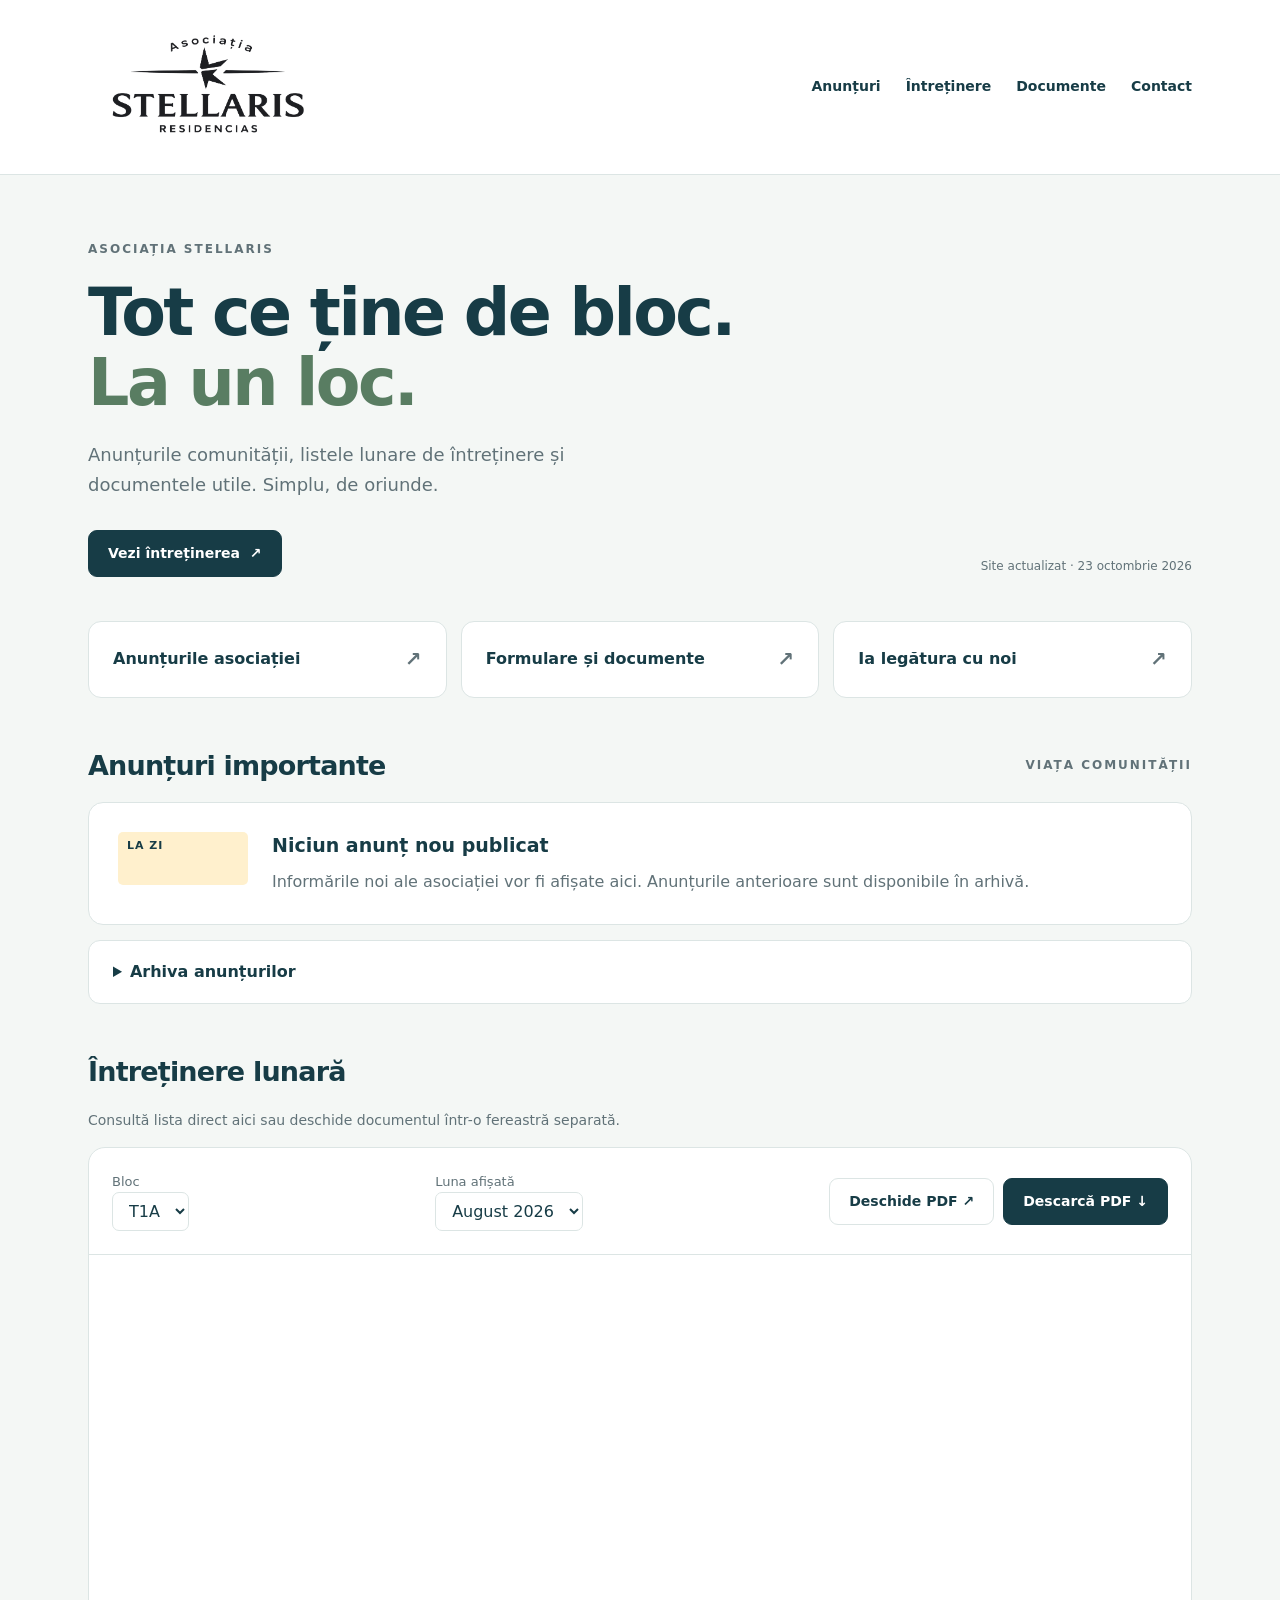
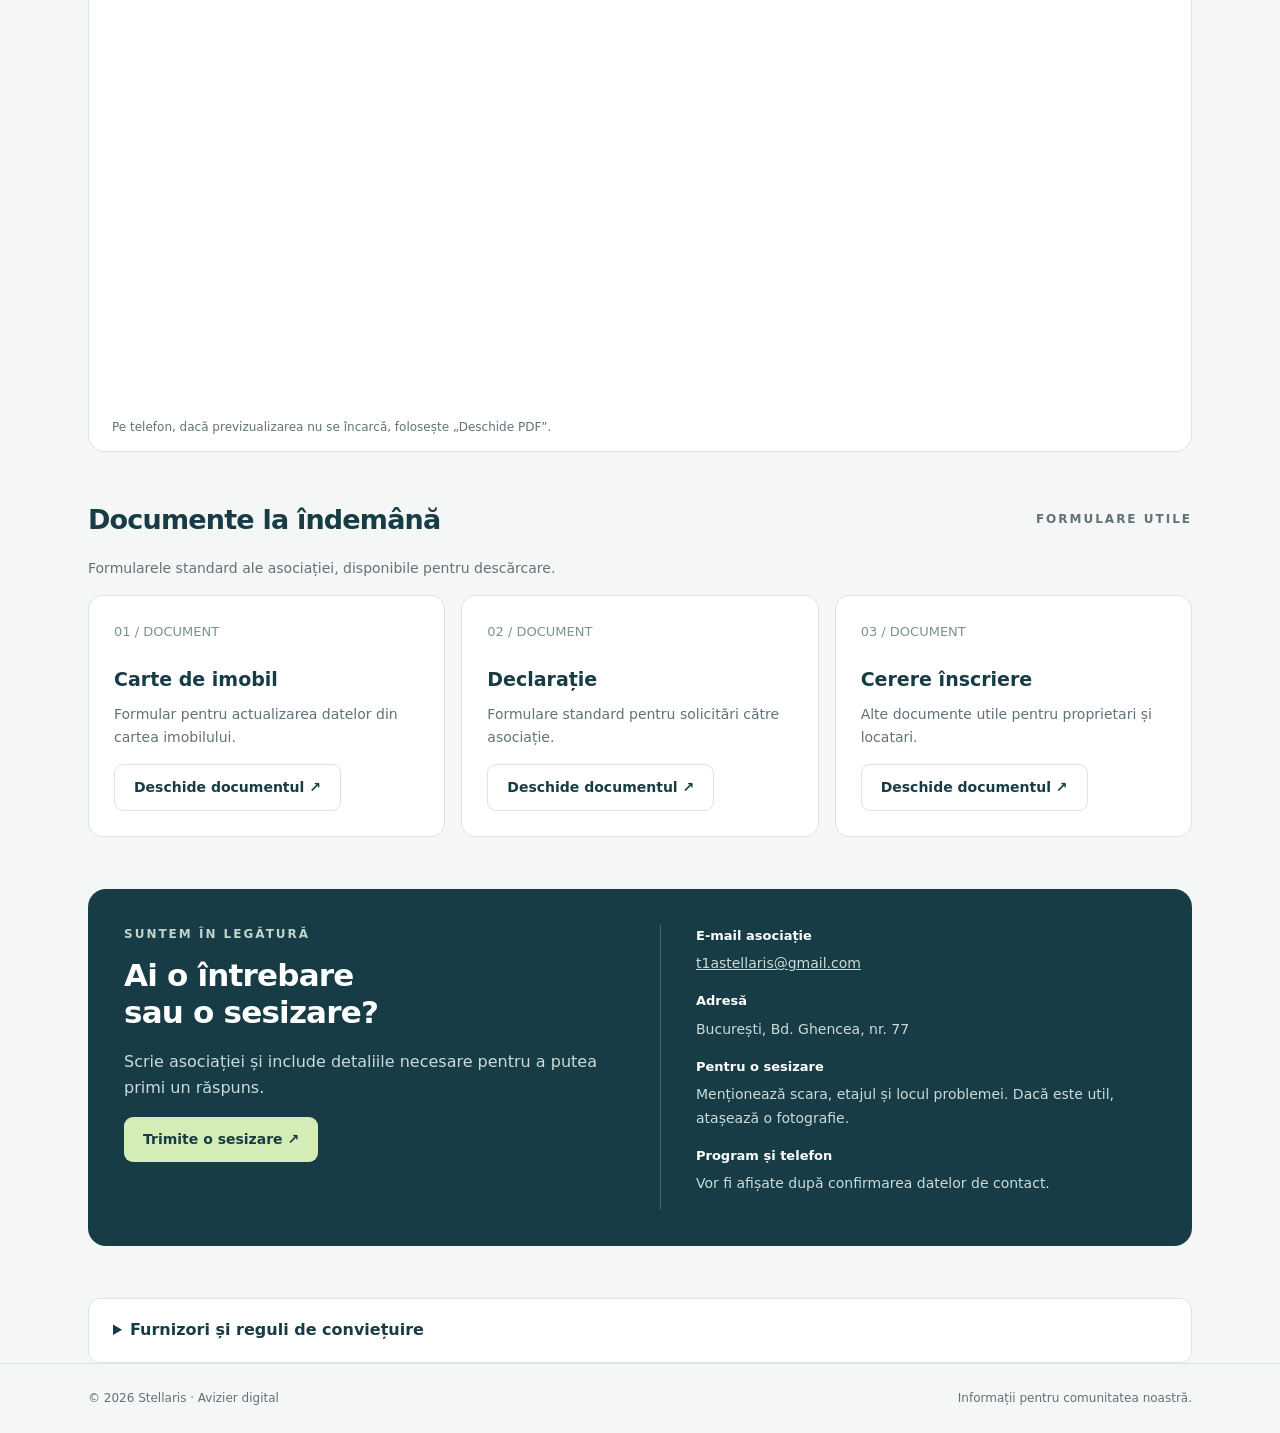
<file: index.html>
<!doctype html>
<html lang="ro">
  <head>
    <meta charset="utf-8">
    <meta name="viewport" content="width=device-width,initial-scale=1">
    <meta name="description" content="Avizierul digital Stellaris: anunțuri, liste de întreținere, documente și contact.">
    <meta name="theme-color" content="#163b46">
    <title>
      Stellaris · Avizier digital
    </title>
    <link rel="stylesheet" href="styles.css">
  </head>
  <body>
    <a class="skip" href="#continut">
      Sari la conținut
    </a>
    <header>
      <div class="wrap bar">
        <a class="brand" href="#" aria-label="Stellaris, prima pagină">
          <img class="brand-logo" src="assets/asociatia-stellaris-residencias.png" alt="Asociația Stellaris Residencias" width="1536" height="1024">
        </a>
        <nav aria-label="Navigare principală">
          <a href="#anunturi">
            Anunțuri
          </a>
          <a href="#intretinere">
            Întreținere
          </a>
          <a href="#documente">
            Documente
          </a>
          <a href="#contact">
            Contact
          </a>
        </nav>
      </div>
    </header>
    <main class="wrap" id="continut">
      <div class="hero">
        <div class="eyebrow">
          Asociația Stellaris
        </div>
        <h1>
          Tot ce ține de bloc.
          <br>
          <span>
            La un loc.
          </span>
        </h1>
        <p class="intro">
          Anunțurile comunității, listele lunare de întreținere și documentele utile. Simplu, de oriunde.
        </p>
        <div class="hero-bottom">
          <a class="btn primary" href="#intretinere">
            Vezi întreținerea
            <span aria-hidden="true">
              &nbsp;
              ↗
            </span>
          </a>
          <span class="stamp" id="updated-at">
            Site actualizat · 23 octombrie 2026
          </span>
        </div>
      </div>
      <div class="quick">
        <a href="#anunturi">
          Anunțurile asociației
          <span aria-hidden="true">
            ↗
          </span>
        </a>
        <a href="#documente">
          Formulare și documente
          <span aria-hidden="true">
            ↗
          </span>
        </a>
        <a href="#contact">
          Ia legătura cu noi
          <span aria-hidden="true">
            ↗
          </span>
        </a>
      </div>
      <section id="anunturi" aria-labelledby="anunturi-title">
        <div class="section-head">
          <h2 id="anunturi-title">
            Anunțuri importante
          </h2>
          <span class="eyebrow">
            Viața comunității
          </span>
        </div>
        <div id="announcements">
        </div>
        <details class="archive">
          <summary>
            Arhiva anunțurilor
          </summary>
          <p class="sub">
            Anunțuri preluate din versiunea anterioară a avizierului. Datele și informațiile sunt istorice.
          </p>
          <article>
            <h3>
              Completare carte imobil
            </h3>
            <time datetime="2026-03-20">
              20 martie 2026
            </time>
            <p>
              Pentru completarea cărții imobilului, completați și semnați solicitarea și transmiteți-o asociației.
              <a data-contact-email hidden>
              </a>
              <span data-contact-pending>
                Adresa de e-mail va fi publicată după confirmare.
              </span>
              .
            </p>
          </article>
          <article>
            <h3>
              Verificare ascensor
            </h3>
            <time datetime="2026-01-28">
              28 ianuarie 2026
            </time>
            <p>
              Anunț privind verificarea tehnică programată pentru 20 februarie 2026.
            </p>
          </article>
          <article>
            <h3>
              Alte informări din februarie 2026
            </h3>
            <p>
              Avizierul anterior conținea informări despre deratizare și dezinsecție, servicii de curățenie și plata cheltuielilor comune. Pentru informații actuale, contactați asociația.
            </p>
          </article>
        </details>
      </section>
      <section id="intretinere" aria-labelledby="pdf-title">
        <div class="section-head">
          <h2 id="pdf-title">
            Întreținere lunară
          </h2>
        </div>
        <p class="sub">
          Consultă lista direct aici sau deschide documentul într-o fereastră separată.
        </p>
        <div class="pdf-card">
          <div class="pdf-toolbar">
            <div>
              <label for="building">Bloc</label>
              <select id="building" aria-controls="month viewer" disabled>
                <option>Alege blocul</option>
              </select>
            </div>
            <div>
              <label for="month">
                Luna afișată
              </label>
              <select id="month" disabled>
                <option>
                  Nicio listă publicată încă
                </option>
              </select>
            </div>
            <div class="actions" id="pdf-actions" hidden>
              <a class="btn" id="pdf-open" target="_blank" rel="noopener noreferrer">
                Deschide PDF ↗
              </a>
              <a class="btn primary" id="pdf-download" target="_blank" rel="noopener noreferrer">
                Descarcă PDF ↓
              </a>
            </div>
          </div>
          <div class="viewer" id="viewer">
            <div class="empty">
              <div class="file-icon" aria-hidden="true">
                PDF
              </div>
              <h3>
                Lista lunară va apărea aici
              </h3>
              <p>
                Momentan nu este publicat niciun document. După publicare, vei putea consulta PDF-ul direct în această pagină.
              </p>
            </div>
          </div>
          <p class="pdf-note">
            Pe telefon, dacă previzualizarea nu se încarcă, folosește „Deschide PDF”.
          </p>
        </div>
        <noscript>
          <p>
            Activează JavaScript pentru selectarea și vizualizarea documentelor.
          </p>
        </noscript>
      </section>
      <section id="documente" aria-labelledby="docs-title">
        <div class="section-head">
          <h2 id="docs-title">
            Documente la îndemână
          </h2>
          <span class="eyebrow">
            Formulare utile
          </span>
        </div>
        <p class="sub">
          Formularele standard ale asociației, disponibile pentru descărcare.
        </p>
        <div class="documents" id="documents">
        </div>
      </section>
      <section id="contact" aria-labelledby="contact-title">
        <div class="contact">
          <div>
            <div class="eyebrow">
              Suntem în legătură
            </div>
            <h2 id="contact-title">
              Ai o întrebare
              <br>
              sau o sesizare?
            </h2>
            <p>
              Scrie asociației și include detaliile necesare pentru a putea primi un răspuns.
            </p>
            <a class="btn" data-contact-email data-contact-button hidden>Trimite o sesizare ↗</a>
          </div>
          <div class="contact-info">
            <strong>
              E-mail asociație
            </strong>
            <p>
              <a data-contact-email hidden>
              </a>
              <span data-contact-pending>
                Adresa de e-mail va fi publicată după confirmare.
              </span>
            </p>
            <strong>Adresă</strong>
            <p data-contact-address></p>
            <strong>
              Pentru o sesizare
            </strong>
            <p>
              Menționează scara, etajul și locul problemei. Dacă este util, atașează o fotografie.
            </p>
            <strong>
              Program și telefon
            </strong>
            <p>
              Vor fi afișate după confirmarea datelor de contact.
            </p>
          </div>
        </div>
      </section>
      <details class="archive">
        <summary>
          Furnizori și reguli de conviețuire
        </summary>
        <p class="sub">
          Furnizori menționați în avizierul anterior; situația contractuală curentă se confirmă la asociație.
        </p>
        <p>
          Wise Facility · SC URBAN SA · SANSYS ELECTRONIC SRL · OTIS LIFT · Hidroelectrica · XiSoft Servicii SRL (e-bloc).
        </p>
        <ul>
          <li>
            Păstrați libere scările, holurile și căile de acces.
          </li>
          <li>
            Folosiți spațiile de colectare a deșeurilor și păstrați curățenia.
          </li>
          <li>
            Strângeți după animalele de companie în spațiile comune.
          </li>
          <li>
            Respectați liniștea vecinilor și semnalați defecțiunile instalațiilor comune.
          </li>
        </ul>
      </details>
    </main>
    <footer>
      <div class="wrap footer-row">
        <span>
          © 2026 Stellaris · Avizier digital
        </span>
        <span>
          Informații pentru comunitatea noastră.
        </span>
      </div>
    </footer>
    <script src="config.js" defer>
    </script>
    <script src="maintenance-config.js" defer></script>
    <script src="app.js" defer>
    </script>
  </body>
</html>
</file>
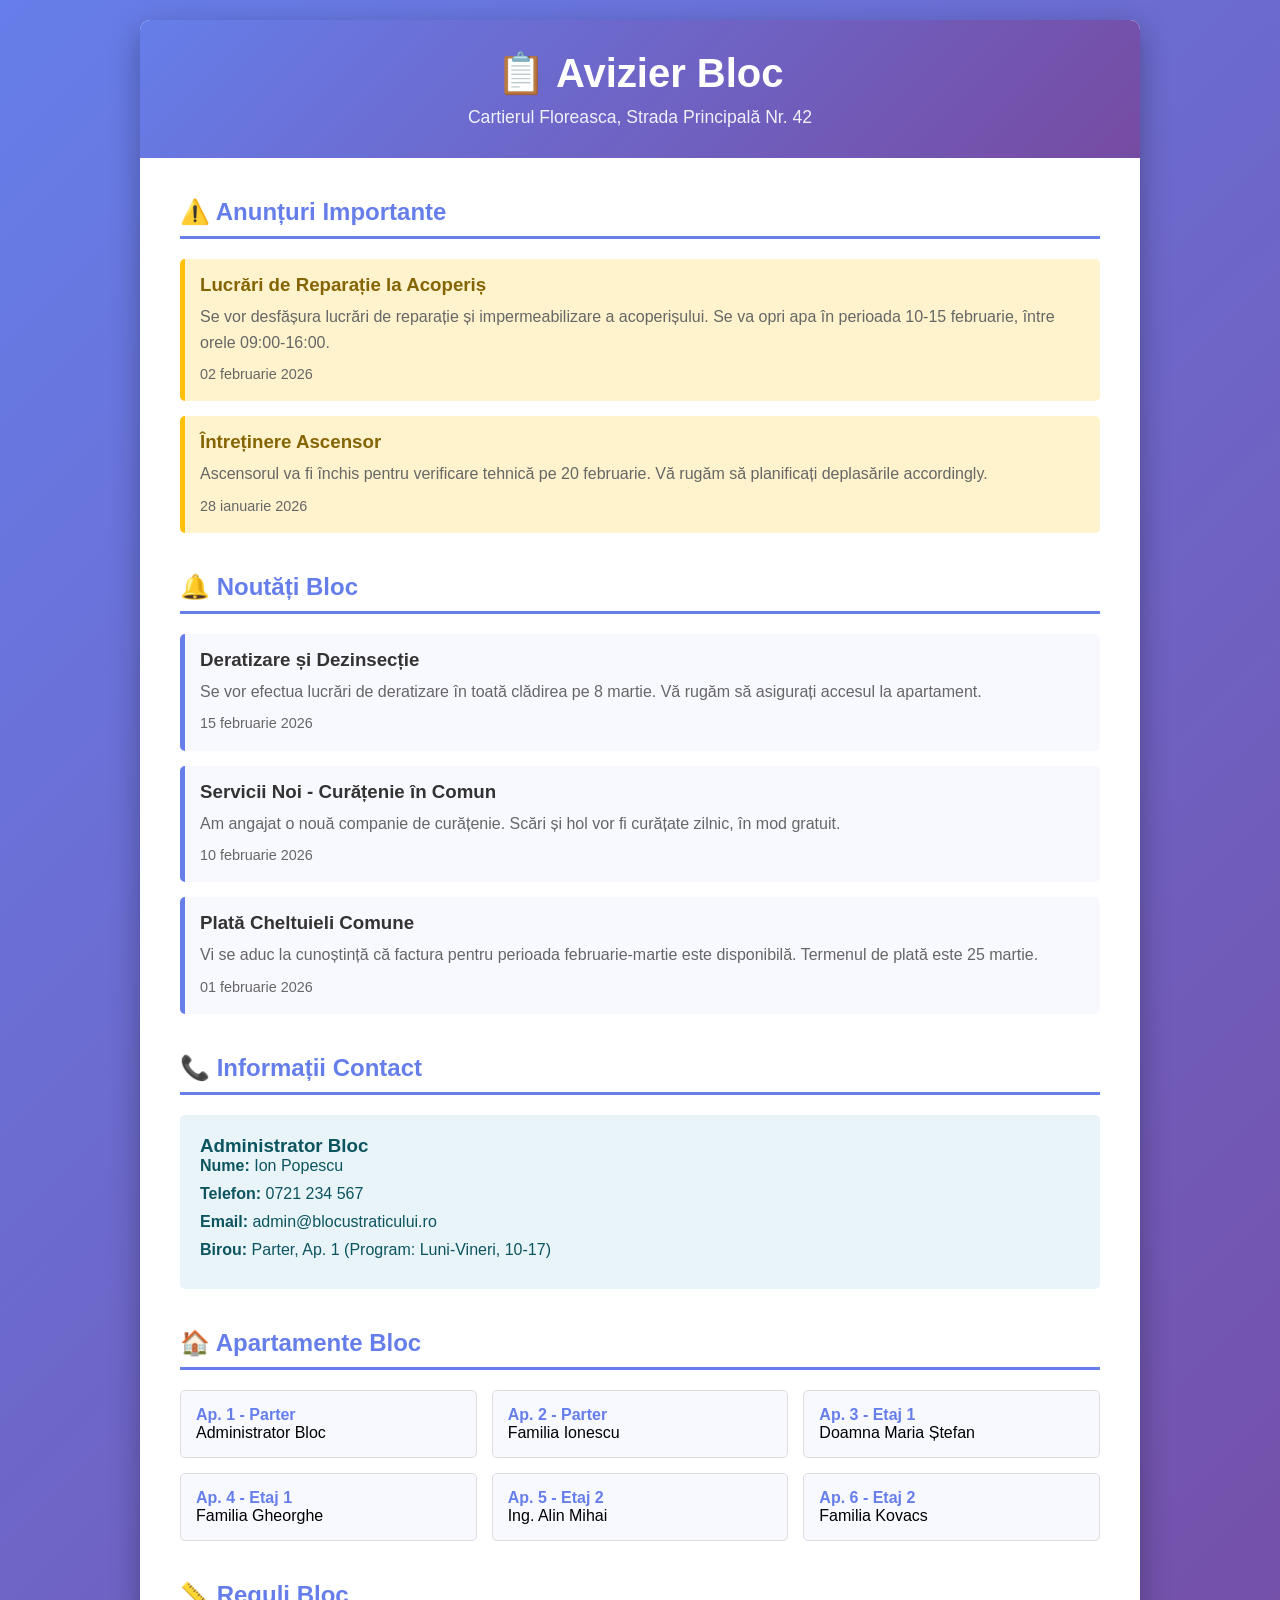
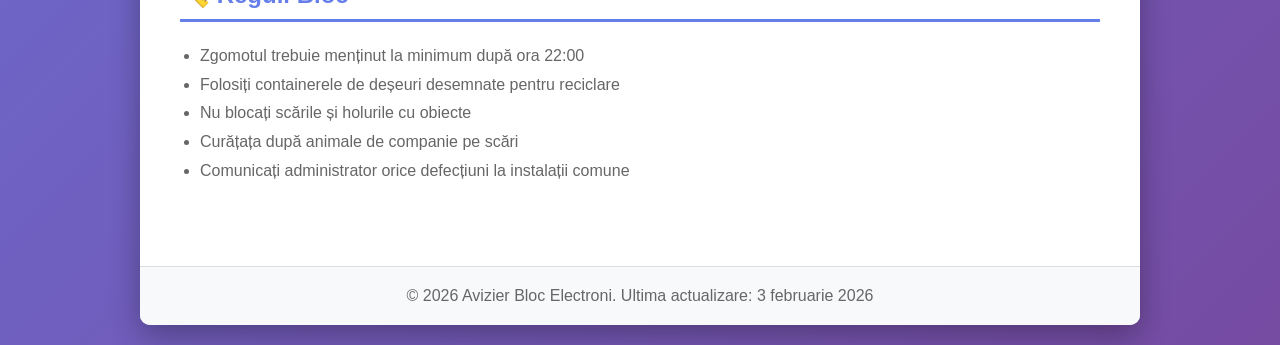
<file: index2.html>
<!DOCTYPE html>
<html lang="ro">
<head>
    <meta charset="UTF-8">
    <meta name="viewport" content="width=device-width, initial-scale=1.0">
    <title>Avizier Bloc - Apartamente</title>
    <style>
        * {
            margin: 0;
            padding: 0;
            box-sizing: border-box;
        }
        
        body {
            font-family: 'Arial', sans-serif;
            background: linear-gradient(135deg, #667eea 0%, #764ba2 100%);
            min-height: 100vh;
            padding: 20px;
        }
        
        .container {
            max-width: 1000px;
            margin: 0 auto;
            background: white;
            border-radius: 10px;
            box-shadow: 0 10px 30px rgba(0,0,0,0.3);
            overflow: hidden;
        }
        
        header {
            background: linear-gradient(135deg, #667eea 0%, #764ba2 100%);
            color: white;
            padding: 30px;
            text-align: center;
        }
        
        header h1 {
            font-size: 2.5em;
            margin-bottom: 10px;
        }
        
        header p {
            font-size: 1.1em;
            opacity: 0.9;
        }
        
        .content {
            padding: 40px;
        }
        
        .section {
            margin-bottom: 40px;
        }
        
        .section h2 {
            color: #667eea;
            border-bottom: 3px solid #667eea;
            padding-bottom: 10px;
            margin-bottom: 20px;
        }
        
        .announcement {
            background: #f8f9ff;
            border-left: 5px solid #667eea;
            padding: 15px;
            margin-bottom: 15px;
            border-radius: 5px;
        }
        
        .announcement h3 {
            color: #333;
            margin-bottom: 8px;
        }
        
        .announcement p {
            color: #666;
            line-height: 1.6;
        }
        
        .date {
            color: #999;
            font-size: 0.9em;
            margin-top: 8px;
        }
        
        .important {
            background: #fff3cd;
            border-left-color: #ffc107;
        }
        
        .important h3 {
            color: #856404;
        }
        
        .contact-info {
            background: #e8f4f8;
            border-left-color: #17a2b8;
            padding: 20px;
            border-radius: 5px;
        }
        
        .contact-info h3 {
            color: #0c5460;
        }
        
        .contact-info p {
            color: #0c5460;
            margin-bottom: 10px;
        }
        
        .residents-list {
            display: grid;
            grid-template-columns: repeat(auto-fit, minmax(250px, 1fr));
            gap: 15px;
            margin-top: 20px;
        }
        
        .apartment {
            background: #f8f9ff;
            padding: 15px;
            border-radius: 5px;
            border: 1px solid #ddd;
        }
        
        .apartment strong {
            color: #667eea;
        }
        
        footer {
            background: #f8f9fa;
            padding: 20px;
            text-align: center;
            color: #666;
            border-top: 1px solid #ddd;
        }
        
        @media (max-width: 768px) {
            header h1 {
                font-size: 1.8em;
            }
            
            .residents-list {
                grid-template-columns: 1fr;
            }
        }
    </style>
</head>
<body>
    <div class="container">
        <header>
            <h1>📋 Avizier Bloc</h1>
            <p>Cartierul Floreasca, Strada Principală Nr. 42</p>
        </header>
        
        <div class="content">
            <!-- Anunțuri importante -->
            <section class="section">
                <h2>⚠️ Anunțuri Importante</h2>
                
                <div class="announcement important">
                    <h3>Lucrări de Reparație la Acoperiș</h3>
                    <p>Se vor desfășura lucrări de reparație și impermeabilizare a acoperișului. Se va opri apa în perioada 10-15 februarie, între orele 09:00-16:00.</p>
                    <p class="date">02 februarie 2026</p>
                </div>
                
                <div class="announcement important">
                    <h3>Întreținere Ascensor</h3>
                    <p>Ascensorul va fi închis pentru verificare tehnică pe 20 februarie. Vă rugăm să planificați deplasările accordingly.</p>
                    <p class="date">28 ianuarie 2026</p>
                </div>
            </section>
            
            <!-- Noutăți Bloc -->
            <section class="section">
                <h2>🔔 Noutăți Bloc</h2>
                
                <div class="announcement">
                    <h3>Deratizare și Dezinsecție</h3>
                    <p>Se vor efectua lucrări de deratizare în toată clădirea pe 8 martie. Vă rugăm să asigurați accesul la apartament.</p>
                    <p class="date">15 februarie 2026</p>
                </div>
                
                <div class="announcement">
                    <h3>Servicii Noi - Curățenie în Comun</h3>
                    <p>Am angajat o nouă companie de curățenie. Scări și hol vor fi curățate zilnic, în mod gratuit.</p>
                    <p class="date">10 februarie 2026</p>
                </div>
                
                <div class="announcement">
                    <h3>Plată Cheltuieli Comune</h3>
                    <p>Vi se aduc la cunoștință că factura pentru perioada februarie-martie este disponibilă. Termenul de plată este 25 martie.</p>
                    <p class="date">01 februarie 2026</p>
                </div>
            </section>
            
            <!-- Informații de Contact -->
            <section class="section">
                <h2>📞 Informații Contact</h2>
                
                <div class="contact-info">
                    <h3>Administrator Bloc</h3>
                    <p><strong>Nume:</strong> Ion Popescu</p>
                    <p><strong>Telefon:</strong> 0721 234 567</p>
                    <p><strong>Email:</strong> admin@blocustraticului.ro</p>
                    <p><strong>Birou:</strong> Parter, Ap. 1 (Program: Luni-Vineri, 10-17)</p>
                </div>
            </section>
            
            <!-- Lista Apartamente (opțional) -->
            <section class="section">
                <h2>🏠 Apartamente Bloc</h2>
                <div class="residents-list">
                    <div class="apartment">
                        <strong>Ap. 1 - Parter</strong><br>
                        Administrator Bloc
                    </div>
                    <div class="apartment">
                        <strong>Ap. 2 - Parter</strong><br>
                        Familia Ionescu
                    </div>
                    <div class="apartment">
                        <strong>Ap. 3 - Etaj 1</strong><br>
                        Doamna Maria Ștefan
                    </div>
                    <div class="apartment">
                        <strong>Ap. 4 - Etaj 1</strong><br>
                        Familia Gheorghe
                    </div>
                    <div class="apartment">
                        <strong>Ap. 5 - Etaj 2</strong><br>
                        Ing. Alin Mihai
                    </div>
                    <div class="apartment">
                        <strong>Ap. 6 - Etaj 2</strong><br>
                        Familia Kovacs
                    </div>
                </div>
            </section>
            
            <!-- Reguli Bloc -->
            <section class="section">
                <h2>📏 Reguli Bloc</h2>
                <ul style="margin-left: 20px; color: #666; line-height: 1.8;">
                    <li>Zgomotul trebuie menținut la minimum după ora 22:00</li>
                    <li>Folosiți containerele de deșeuri desemnate pentru reciclare</li>
                    <li>Nu blocați scările și holurile cu obiecte</li>
                    <li>Curățața după animale de companie pe scări</li>
                    <li>Comunicați administrator orice defecțiuni la instalații comune</li>
                </ul>
            </section>
        </div>
        
        <footer>
            <p>&copy; 2026 Avizier Bloc Electroni. Ultima actualizare: 3 februarie 2026</p>
        </footer>
    </div>
</body>
</html>
</file>
<file: styles.css>
/* Stiluri generale, componente, apoi adaptarea pentru telefon. */
:root {
  --ink: #173c46;
  --muted: #617278;
  --line: #dce5e4;
  --paper: #f4f7f5;
  --green: #d4edb7;
}

* {
  box-sizing: border-box;
}

html {
  scroll-behavior: smooth;
  scroll-padding-top: 100px;
}

body {
  margin: 0;
  background: var(--paper);
  color: var(--ink);
  font: 16px/1.65 system-ui,-apple-system,sans-serif;
}

a {
  color: inherit;
}

button,select {
  font: inherit;
}

a,button,select {
  touch-action: manipulation;
}

a: focus-visible,button:focus-visible,select:focus-visible,summary:focus-visible {
  outline: 3px solid #b16b16;
  outline-offset: 5px;
}

.wrap {
  max-width: 1160px;
  margin: auto;
  padding: 0 28px;
}

.skip {
  position: absolute;
  top: -80px;
  background: white;
  padding: 10px;
  z-index: 10;
}

.skip:focus {
  top: 0;
}

header {
  background: #fff;
  border-bottom: 1px solid var(--line);
}

.bar {
  display: flex;
  align-items: center;
  justify-content: space-between;
  gap: 24px;
  min-height: 92px;
}

.brand {
  text-decoration: none;
  display: flex;
  gap: 13px;
  align-items: center;
}

nav {
  display: flex;
  gap: 25px;
  flex-wrap: wrap;
}

nav a {
  text-decoration: none;
  font-size: 14px;
  font-weight: 600;
}

nav a:hover {
  text-decoration: underline;
}

.hero {
  padding: 65px 0 44px;
}

.eyebrow {
  font-size: 12px;
  letter-spacing: 2px;
  text-transform: uppercase;
  font-weight: 750;
  color: var(--muted);
}

h1 {
  font-size: clamp(38px,5.5vw,65px);
  line-height: 1.08;
  letter-spacing: -2.5px;
  max-width: 740px;
  margin: 18px 0 22px;
}

h1 span {
  color: #597d62;
}

.intro {
  max-width: 600px;
  color: var(--muted);
  font-size: 18px;
}

.hero-bottom {
  display: flex;
  justify-content: space-between;
  align-items: end;
  gap: 24px;
  margin-top: 30px;
}

.btn {
  display: inline-flex;
  align-items: center;
  justify-content: center;
  text-decoration: none;
  padding: 11px 19px;
  border: 1px solid var(--line);
  border-radius: 9px;
  background: white;
  font-size: 14px;
  font-weight: 650;
  cursor: pointer;
}

.btn.primary {
  background: var(--ink);
  color: #fff;
  border-color: var(--ink);
}

.btn:hover {
  filter: brightness(.94);
}

.stamp {
  font-size: 12px;
  color: var(--muted);
}

.quick {
  display: grid;
  grid-template-columns: repeat(3,1fr);
  gap: 14px;
  margin: 0 0 52px;
}

.quick a {
  text-decoration: none;
  padding: 21px 24px;
  background: #fff;
  border: 1px solid var(--line);
  border-radius: 13px;
  display: flex;
  align-items: center;
  justify-content: space-between;
  font-weight: 650;
}

.quick a:hover {
  border-color: #6a8b75;
}

.quick span {
  color: var(--muted);
  font-size: 20px;
}

section {
  margin-bottom: 52px;
}

.section-head {
  display: flex;
  align-items: center;
  justify-content: space-between;
  gap: 20px;
  margin-bottom: 20px;
}

h2 {
  font-size: 27px;
  letter-spacing: -.8px;
  line-height: 1.2;
  margin: 0;
}

h3 {
  line-height: 1.4;
  margin: 0 0 10px;
  font-size: 19px;
}

p {
  margin: 0 0 15px;
}

.label {
  font-size: 11px;
  letter-spacing: 1px;
  text-transform: uppercase;
  border-radius: 5px;
  background: #e7eee8;
  padding: 5px 9px;
  display: inline-block;
  font-weight: 700;
}

.notice {
  display: grid;
  grid-template-columns: 130px 1fr;
  gap: 24px;
  padding: 29px;
  background: white;
  border: 1px solid var(--line);
  border-radius: 15px;
}

.notice time {
  font-size: 13px;
  color: var(--muted);
}

.notice p {
  color: var(--muted);
  margin: 0;
}

.notice .label {
  background: #fff0cd;
  margin-bottom: 10px;
}

.archive {
  margin-top: 15px;
  border: 1px solid var(--line);
  border-radius: 12px;
  padding: 18px 24px;
  background: #fff;
}

summary {
  cursor: pointer;
  font-weight: 600;
}

.archive article {
  padding: 18px 0;
  border-top: 1px solid var(--line);
  margin-top: 15px;
}

.archive p {
  color: var(--muted);
  margin: 0;
}

.pdf-card {
  background: white;
  border: 1px solid var(--line);
  border-radius: 17px;
  overflow: hidden;
}

.pdf-toolbar {
  padding: 23px;
  display: flex;
  justify-content: space-between;
  align-items: center;
  gap: 16px;
  flex-wrap: wrap;
}

.pdf-toolbar label {
  font-size: 13px;
  color: var(--muted);
  display: block;
}

select {
  border: 1px solid var(--line);
  padding: 8px 12px;
  border-radius: 7px;
  background: #fff;
  color: var(--ink);
  max-width: 100%;
}

.actions {
  display: flex;
  gap: 9px;
  flex-wrap: wrap;
}

.viewer {
  background: #e9efec;
  min-height: 330px;
  display: grid;
  place-items: center;
  padding: 26px;
  border-top: 1px solid var(--line);
}

.viewer.ready {
  padding: 0;
}

.viewer iframe {
  width: 100%;
  height: 750px;
  border: 0;
  background: #fff;
}

.empty {
  text-align: center;
  max-width: 420px;
  padding: 28px;
}

.file-icon {
  font-size: 13px;
  letter-spacing: 1px;
  border: 2px solid #9bafa7;
  border-radius: 8px;
  width: 55px;
  height: 65px;
  margin: 0 auto 20px;
  display: grid;
  place-items: center;
  color: #668076;
  font-weight: 750;
}

.empty p,.sub {
  color: var(--muted);
  font-size: 14px;
}

.pdf-note {
  padding: 13px 23px;
  color: var(--muted);
  font-size: 12px;
  margin: 0;
}

.documents {
  display: grid;
  grid-template-columns: repeat(3,1fr);
  gap: 16px;
}

.doc {
  background: white;
  border: 1px solid var(--line);
  border-radius: 14px;
  padding: 25px;
  display: flex;
  flex-direction: column;
  align-items: start;
}

.doc .number {
  color: #7b9688;
  font-size: 13px;
  margin-bottom: 24px;
}

.doc p {
  font-size: 14px;
  color: var(--muted);
  flex: 1;
}

.soon {
  font-size: 12px;
  color: var(--muted);
  padding: 9px 0;
}

.contact {
  background: var(--ink);
  color: white;
  border-radius: 18px;
  padding: 36px;
  display: grid;
  grid-template-columns: 1fr 1fr;
  gap: 40px;
}

.contact .eyebrow {
  color: #bfd4cc;
}

.contact h2 {
  font-size: 31px;
  margin: 12px 0 18px;
}

.contact p {
  color: #cbdcd8;
}

.contact a {
  overflow-wrap: anywhere;
}

.contact .btn {
  background: var(--green);
  color: var(--ink);
  border: 0;
}

.contact-info {
  border-left: 1px solid #48646b;
  padding-left: 35px;
}

.contact-info strong {
  font-size: 13px;
  display: block;
  margin-bottom: 6px;
}

.contact-info p {
  font-size: 14px;
}

footer {
  border-top: 1px solid var(--line);
  padding: 25px 0;
  color: var(--muted);
  font-size: 12px;
}

.footer-row {
  display: flex;
  justify-content: space-between;
  gap: 20px;
}

[hidden] {
  display: none!important;
}

@media(max-width:700px) {
  .wrap {
    padding: 0 18px;
  }
  .bar {
    align-items: start;
    flex-direction: column;
    gap: 16px;
    padding-top: 20px;
    padding-bottom: 20px;
  }
  nav {
    gap: 18px;
  }
  .hero {
    padding-top: 38px;
  }
  h1 {
    letter-spacing: -1.5px;
  }
  .hero-bottom {
    align-items: start;
    flex-direction: column;
  }
  .quick {
    grid-template-columns: 1fr;
    gap: 8px;
    margin-bottom: 38px;
  }
  .quick a {
    padding: 16px 20px;
  }
  .notice {
    grid-template-columns: 1fr;
    gap: 14px;
    padding: 22px;
  }
  .documents {
    grid-template-columns: 1fr;
  }
  .doc .number {
    margin-bottom: 14px;
  }
  .contact {
    grid-template-columns: 1fr;
    padding: 26px;
    gap: 22px;
  }
  .contact-info {
    border-left: 0;
    border-top: 1px solid #48646b;
    padding: 22px 0 0;
  }
  .viewer iframe {
    height: 65vh;
    min-height: 400px;
  }
  .section-head {
    align-items: start;
    flex-direction: column;
    gap: 10px;
  }
  .footer-row {
    flex-direction: column;
    gap: 4px;
  }
  section {
    margin-bottom: 38px;
  }
}

@media(prefers-reduced-motion:reduce) {
  html {
    scroll-behavior: auto;
  }
}

.brand-logo {
  display: block;
  width: 240px;
  height: 150px;
  object-fit: contain;
  max-width: 100%;
}

.brand {
  flex-shrink: 0;
}

.bar {
  padding-top: 12px;
  padding-bottom: 12px;
}
</file>
